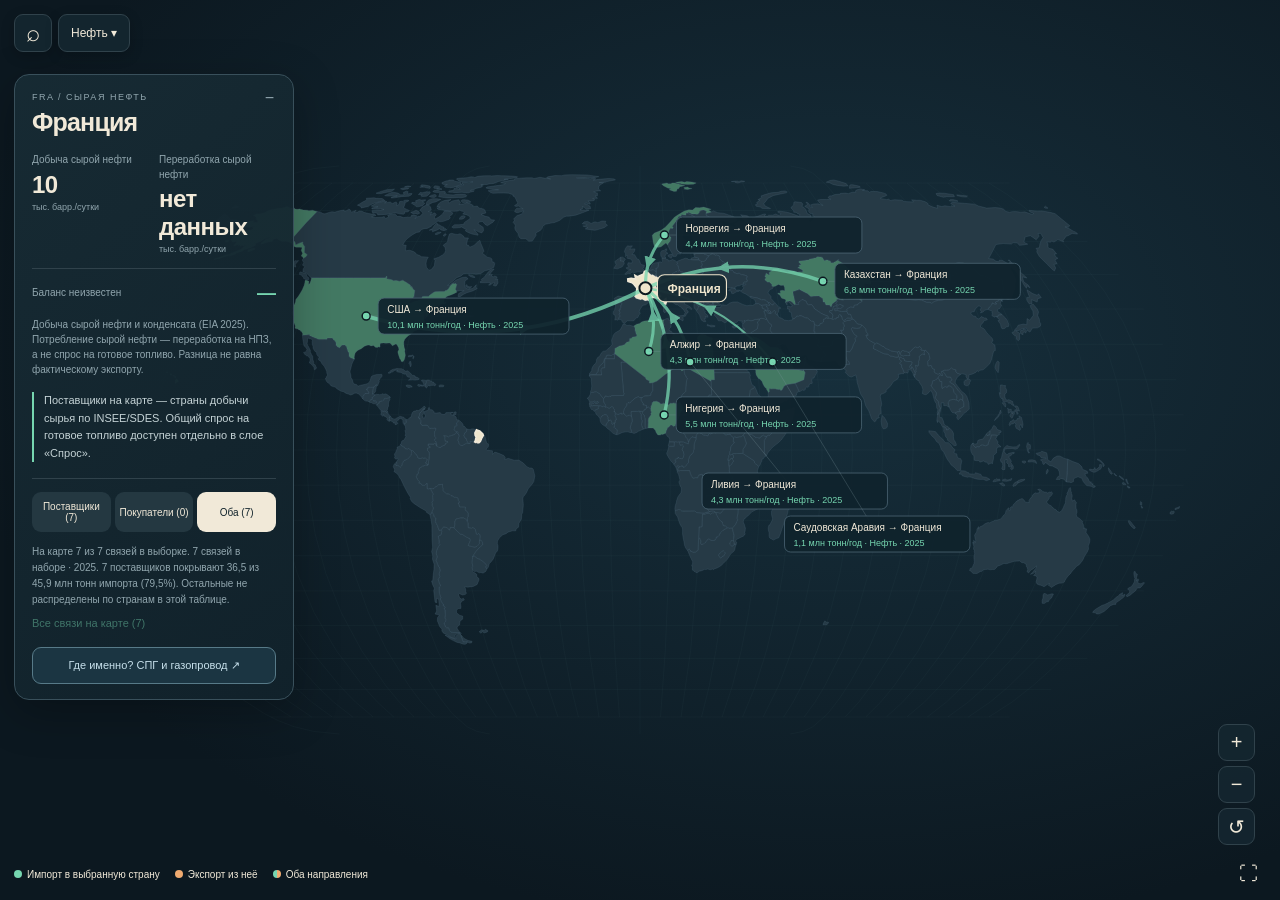
<file: index.html>
<!doctype html>
<html lang="ru">
<head><meta charset="utf-8"><meta name="viewport" content="width=device-width,initial-scale=1"><meta name="theme-color" content="#0c1820"><meta name="description" content="Полноэкранная карта нефти и газа: поставщики, покупатели, районы добычи и терминалы."><title>Нефть и газ — карта связей</title><link rel="stylesheet" href="style.css?v=10-national-coverage-3"><script defer src="vendor/d3.min.js"></script><script defer src="vendor/topojson.min.js"></script><script defer src="data-loader.js?v=5-validated-2"></script><script defer src="app.js?v=10-national-coverage-3"></script></head>
<body>
<main id="atlas" aria-label="Энергетический атлас">
<svg id="world-map" role="img" aria-label="Карта стран, поставок и энергетических объектов"></svg>
<header class="compact-toolbar" aria-label="Управление картой"><button id="search-toggle" aria-label="Найти страну" title="Найти страну" aria-expanded="false">⌕</button><button id="filters-toggle" aria-label="Топливо и слой карты" aria-expanded="false"><span id="current-fuel">Нефть</span> ▾</button><button id="country-info" hidden aria-label="Сведения о выбранной стране" title="Сведения о стране">ⓘ</button></header>
<div class="search" hidden><label for="country-search" class="sr-only">Найти страну</label><span>⌕</span><input id="country-search" placeholder="Найти страну…" type="search" autocomplete="off"><div id="search-results" hidden></div></div>
<section id="map-settings" hidden aria-label="Настройки карты"><nav class="fuelbar" aria-label="Вид топлива"><button data-product="crude">Нефть<small>сырая</small></button><button data-product="gasoline">Бензин</button><button data-product="diesel">Дизель<small>дистилляты</small></button><button data-product="refined">Нефтепродукты<small>широкая группа</small></button><button data-product="pipeline">Газ<small>трубопроводы</small></button><button data-product="lng">СПГ<small>танкеры</small></button></nav><div class="viewbar"><label class="sr-only" for="map-mode">Слой карты</label><select id="map-mode"><option value="trade">Кто кому поставляет</option><option value="balance">Избыток и дефицит нефти</option><option value="production">Где производят нефть</option><option value="consumption">Где потребляют нефть</option><option value="reserves">Где запасы нефти</option></select><button id="world-button">Весь мир ↗</button></div><div class="settings-footer"><span id="edition">2025</span><button id="about-button" class="quiet">О данных</button></div></section>
<aside class="country-card" id="country-card"><button id="collapse-card" class="card-toggle" aria-label="Свернуть сведения о стране">−</button><div id="country-details" aria-live="polite">Загрузка карты…</div><div id="country-controls"><div class="directions" aria-label="Направление поставок"><button data-direction="imports">Поставщики</button><button data-direction="exports">Покупатели</button><button data-direction="both">Оба</button></div><p id="coverage-note"></p><button id="opposite-flows" class="text-button" hidden></button><button id="all-flows" class="text-button"></button><button id="sites-button" class="places-button">Где именно? Добыча и терминалы ↗</button></div></aside>
<div id="map-caption" class="map-caption"></div>
<div class="zoom-controls"><button id="zoom-in" aria-label="Приблизить карту">+</button><button id="zoom-out" aria-label="Отдалить карту">−</button><button id="reset-map" aria-label="Сбросить масштаб">↺</button></div>
<footer class="map-key"><div id="legend"></div><span id="route-note">Линии — торговые связи, не фактический путь судна. Нажмите на линию или подпись.</span><button id="fullscreen" aria-label="Полноэкранный режим">⛶</button></footer>
<section id="detail-popup" class="detail-popup" hidden aria-live="polite"><button id="close-popup" aria-label="Закрыть сведения">×</button><div id="popup-content"></div></section>
<dialog id="about"><button id="close-about" class="dialog-close" aria-label="Закрыть сведения об источниках">×</button><p class="eyebrow">О ДАННЫХ</p><h2>Что именно видно на карте</h2><p>Это статический годовой срез, а не поставки в реальном времени. В каждой связи указаны топливо, объём, год и источник.</p><div id="about-content"></div><p>Страны в сером не имеют сопоставимого показателя в выбранном наборе. Пропуск не означает ноль. Региональные группы отмечены отдельными узлами и не распределены по странам.</p><p>Точки добычи обозначают районы, а терминалы — приблизительное положение объектов. Линии показывают торговые связи, без восстановления рейсов и маршрутов трубопроводов. Franpipe показан отдельно как инфраструктура без годового объёма.</p><p>Запасы / спрос — условное отношение доказанных запасов сырой нефти к годовому спросу на все нефтяные жидкости. Это не прогноз исчерпания. Для Канады срок не рассчитан: OPEC исключает нефтяные пески.</p><a href="https://github.com/razab/oil-atlas" target="_blank" rel="noopener">Исходники и методика на GitHub ↗</a></dialog>
<div id="error-message" hidden role="alert"></div>
</main>
</body></html>
</file>
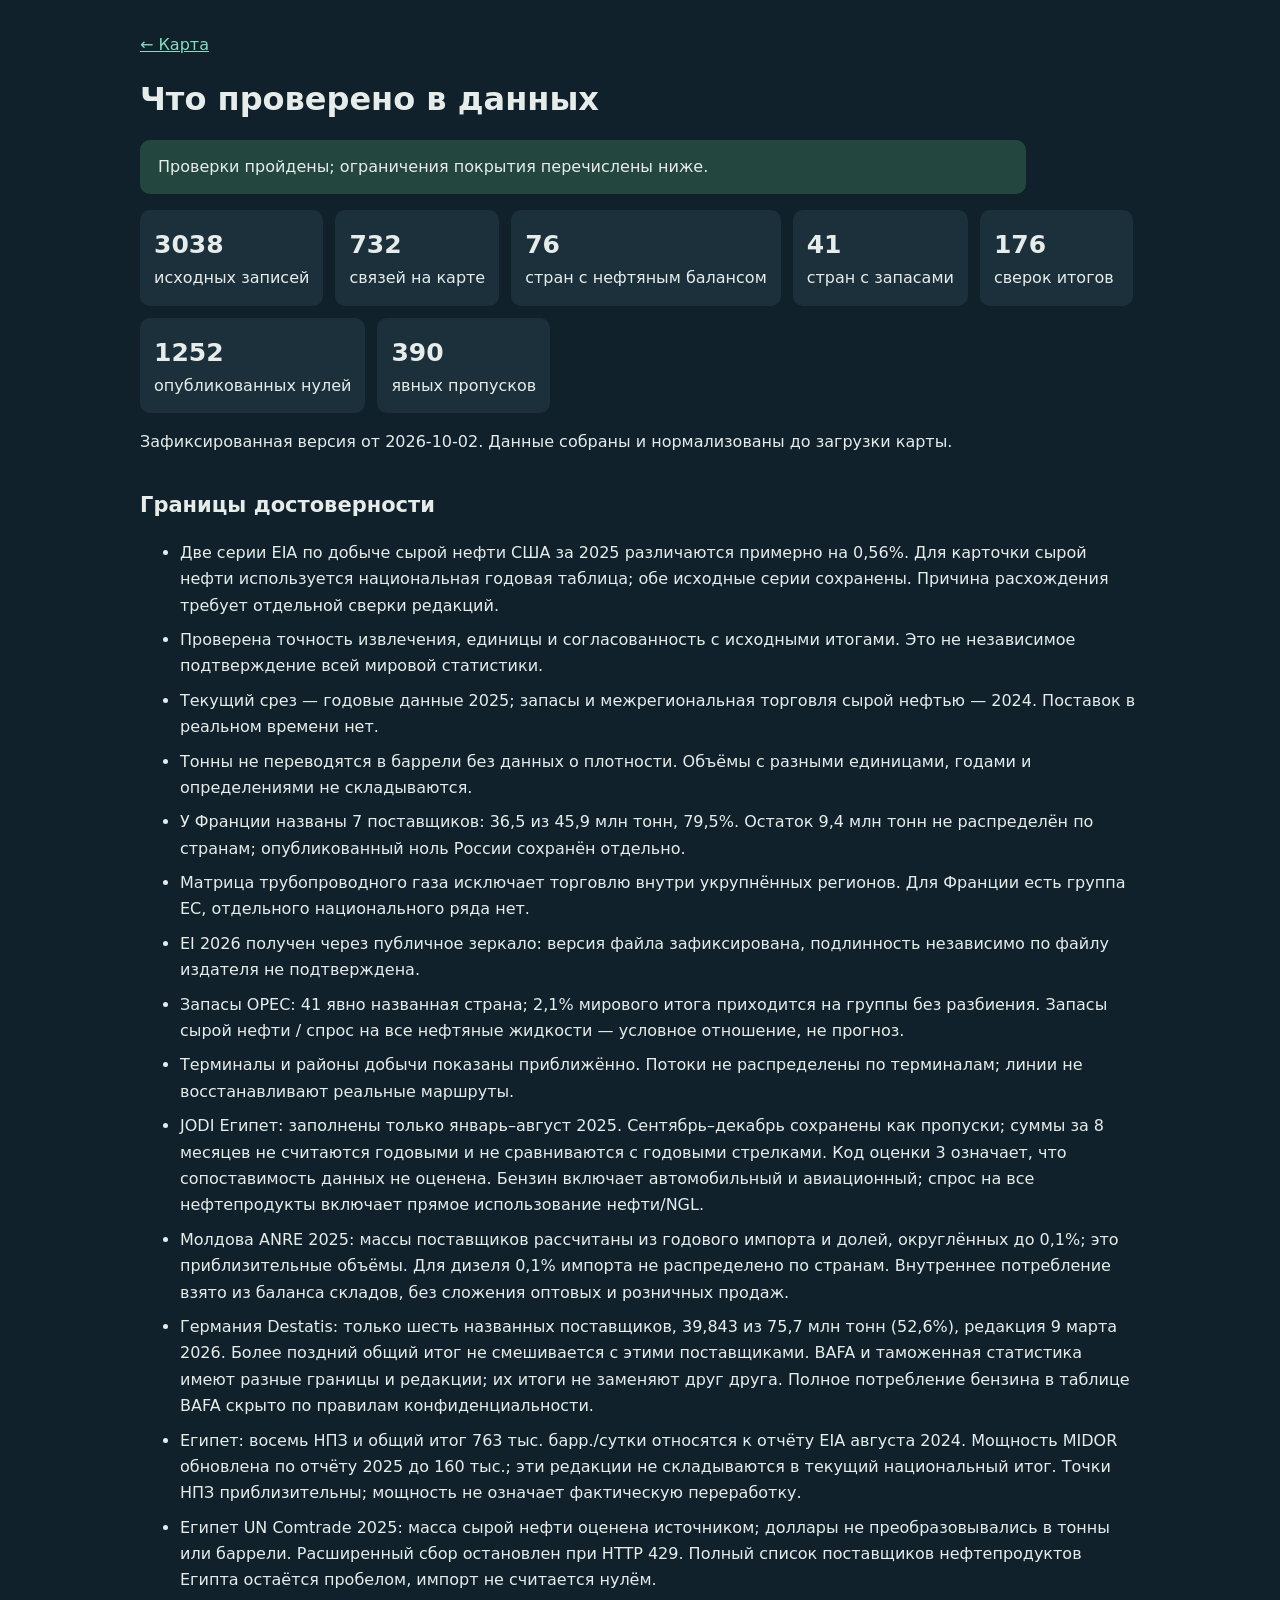
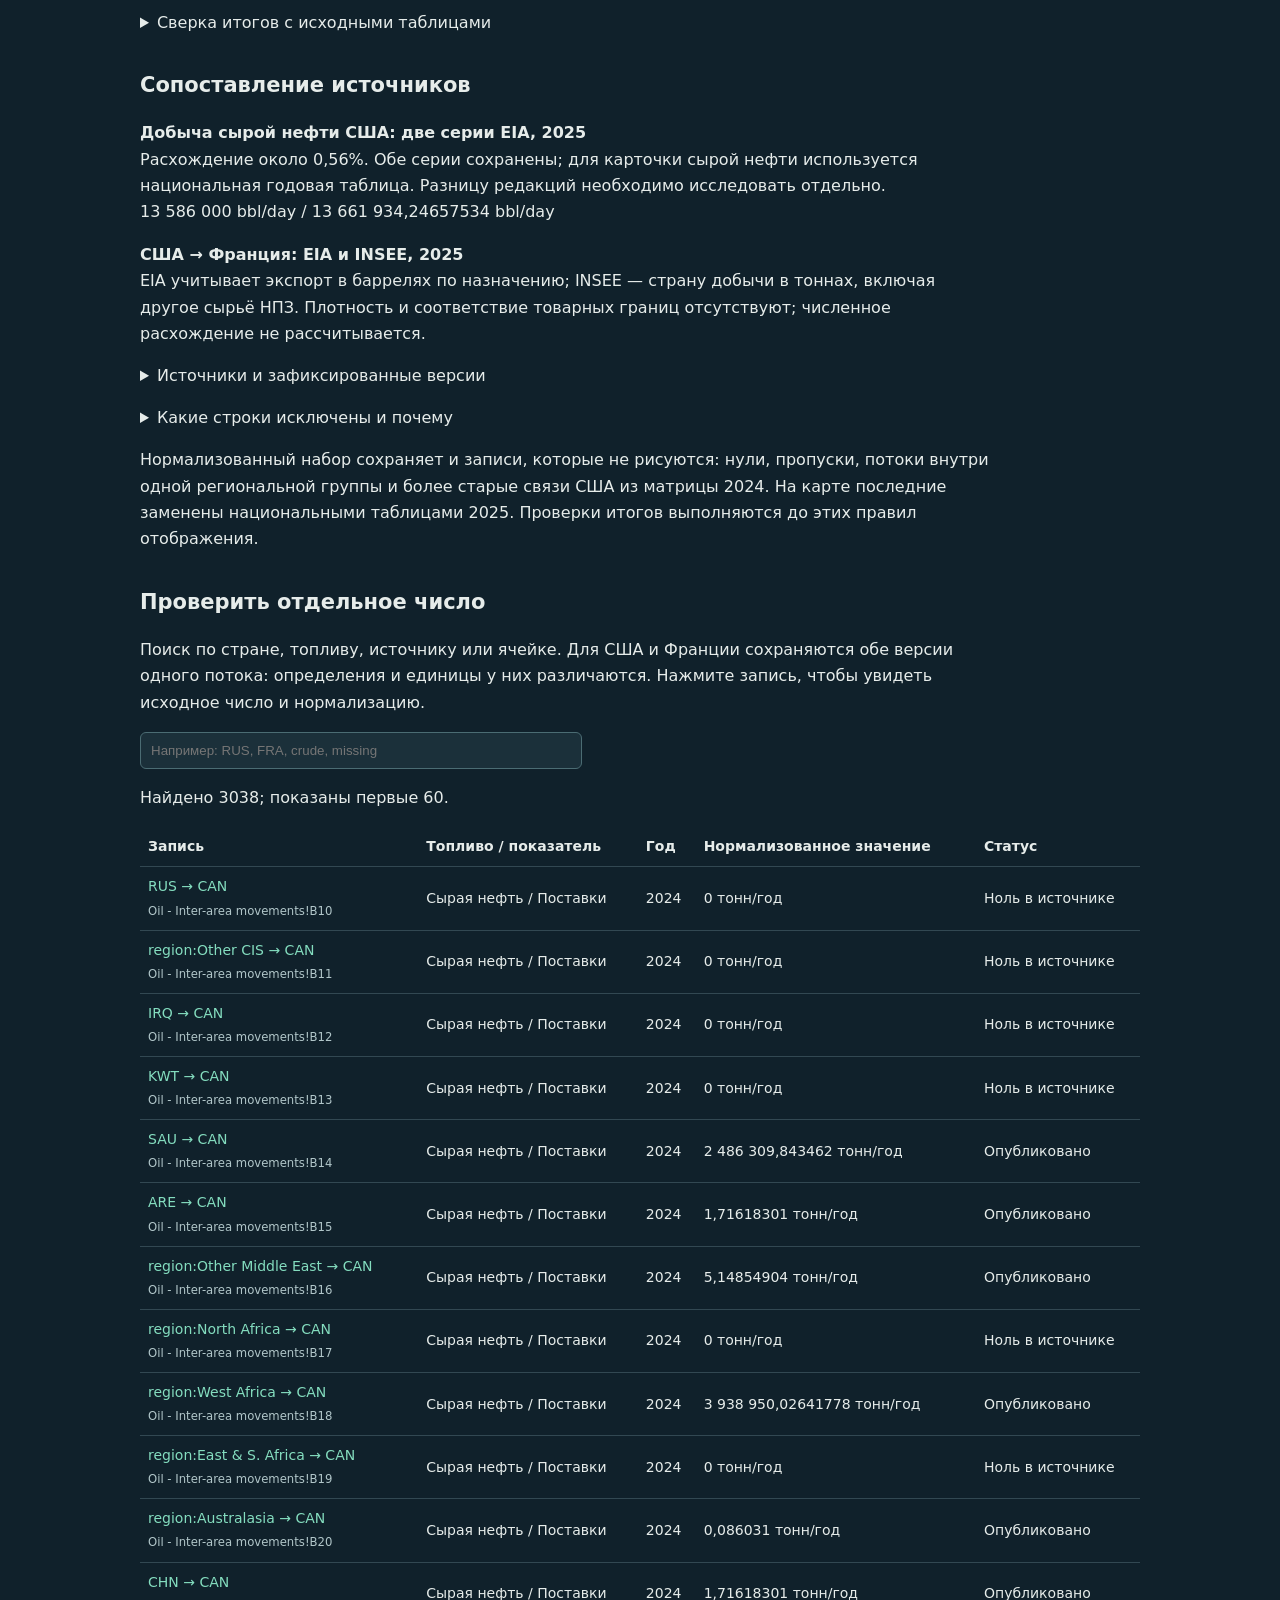
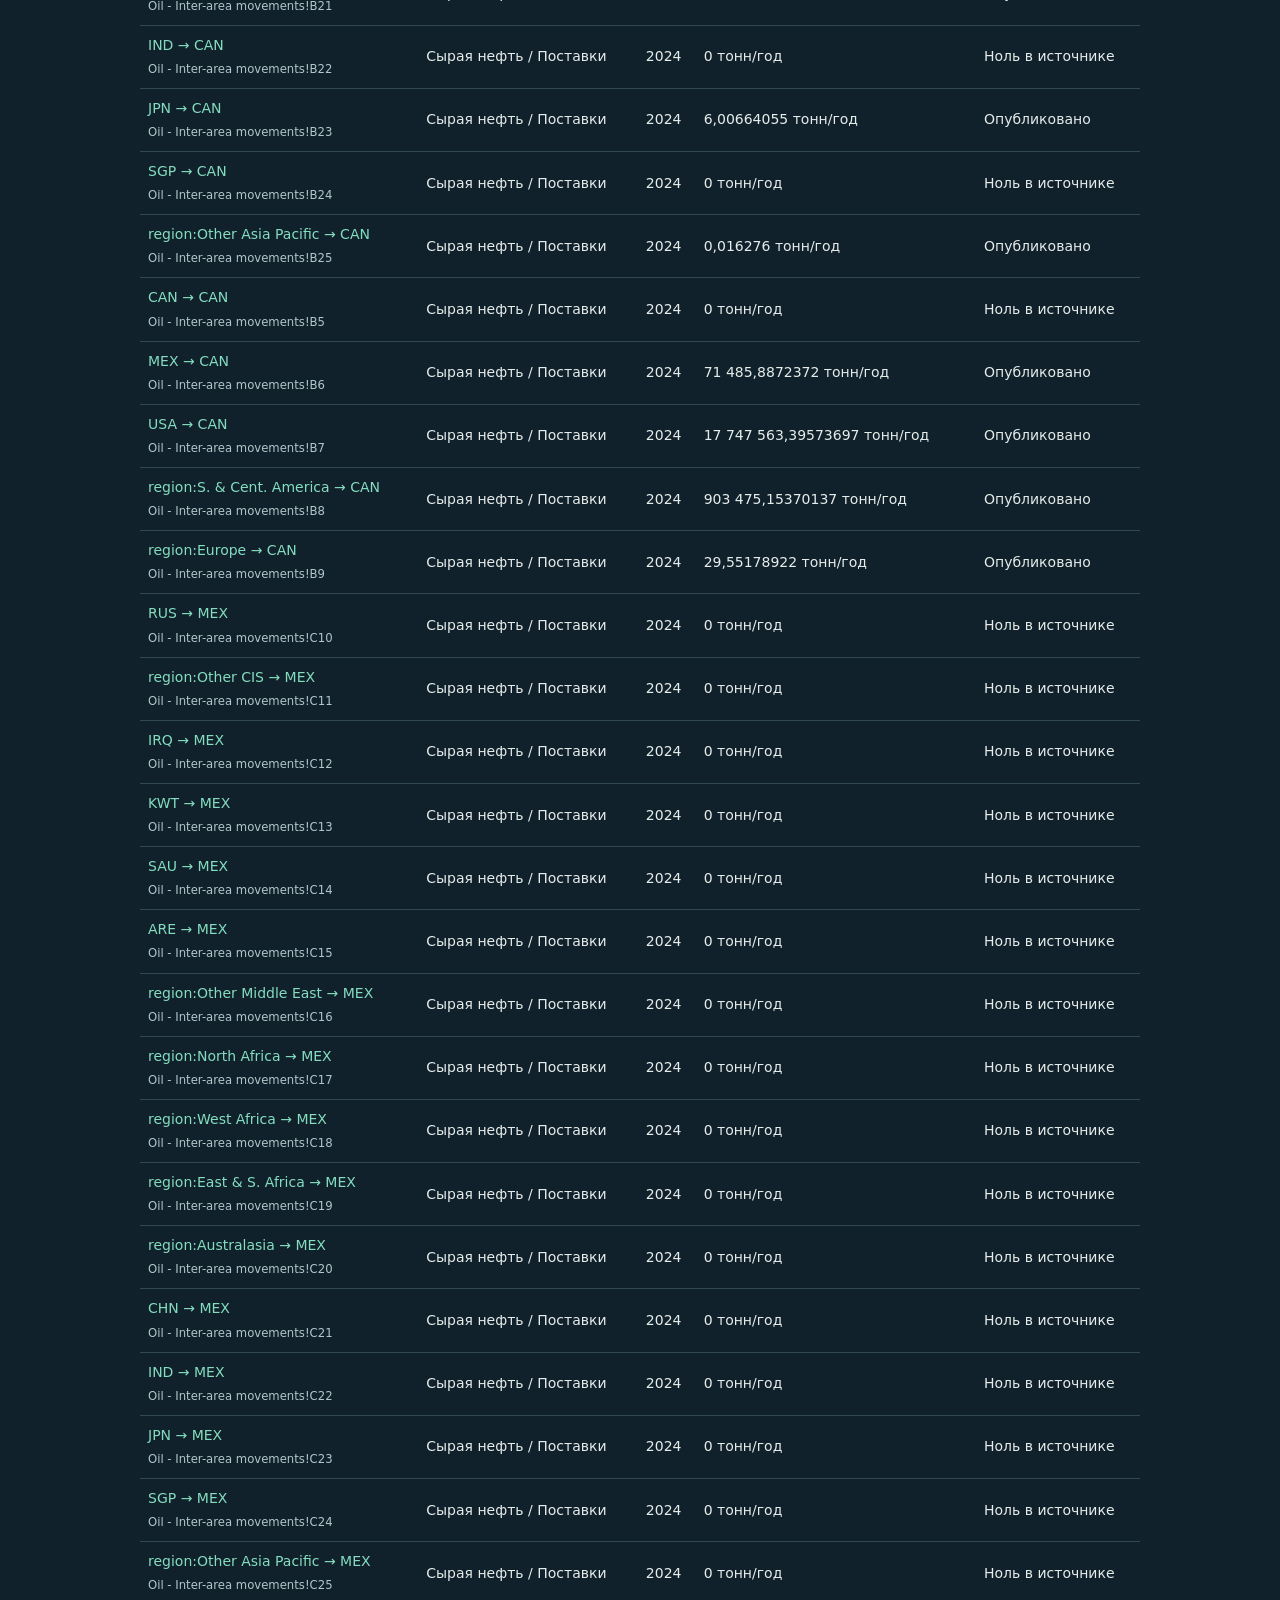
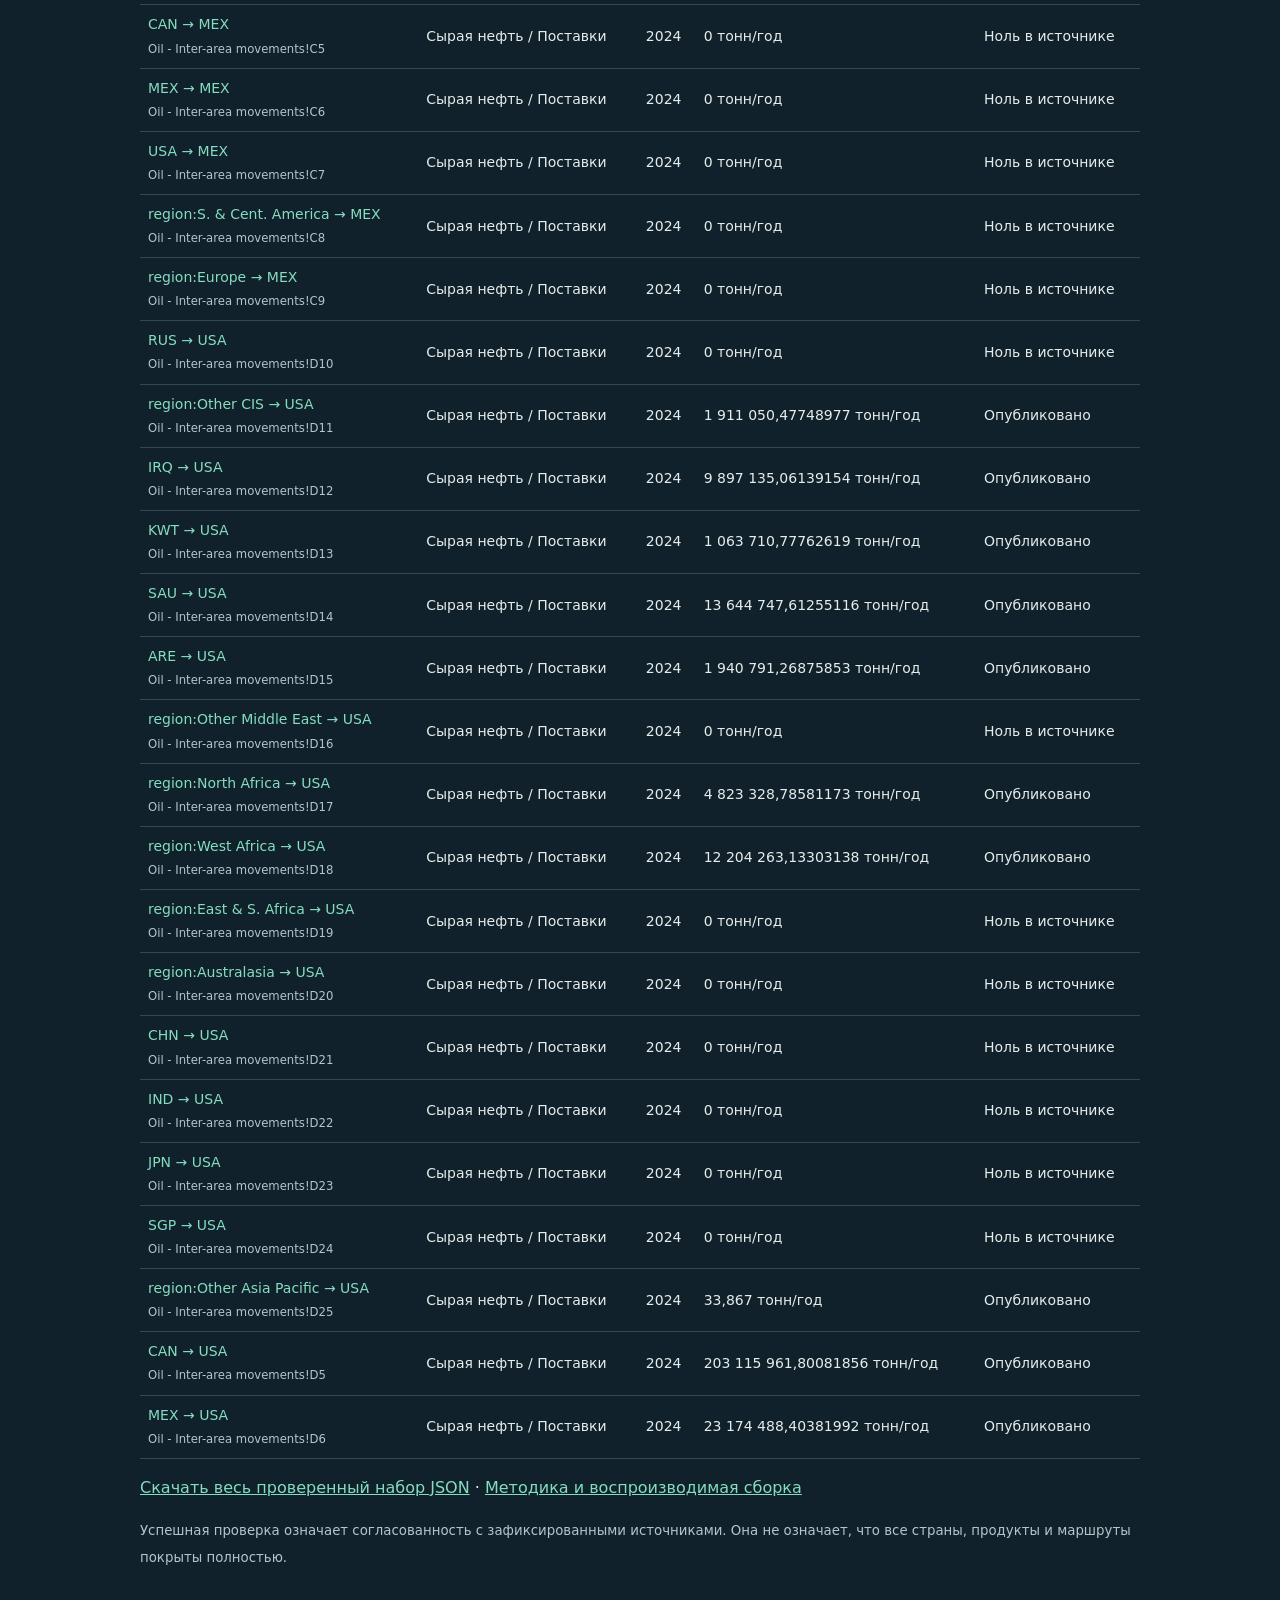
<file: validation.html>
<!doctype html><html lang="ru"><head><meta charset="utf-8"><meta name="viewport" content="width=device-width, initial-scale=1"><title>Проверка данных · Oil Atlas</title><style>
:root{color-scheme:dark;font:16px/1.65 system-ui;background:#10212b;color:#e6ecea}body{max-width:1000px;margin:auto;padding:32px 22px}a{color:#84ddbf}h1{font-size:32px;line-height:1.2}h2{font-size:21px;margin-top:32px}p{max-width:850px}.badge{background:#23463e;border-radius:10px;padding:14px 18px}#metrics{display:flex;flex-wrap:wrap;gap:12px}.metric{padding:14px;background:#1b303a;border-radius:10px;min-width:125px}.metric strong{display:block;font-size:25px}details{margin:15px 0}summary{cursor:pointer}table{border-collapse:collapse;white-space:nowrap;width:100%;font-size:14px}td,th{padding:8px;text-align:left;border-bottom:1px solid #324852}.scroll{overflow:auto}input{background:#1b303a;color:inherit;border:1px solid #4b6c73;border-radius:6px;padding:10px;max-width:95%;width:420px}code{overflow-wrap:anywhere}small{color:#b1c6c9}li{margin:8px 0}.error{color:#ffb2a0}#record-detail{white-space:pre-wrap;overflow-wrap:anywhere;background:#1b303a;padding:15px;font-size:13px}button{background:#23463e;color:#e6ecea;border:1px solid #4b6c73;border-radius:6px;padding:8px;cursor:pointer}button.record{background:none;border:none;color:#84ddbf;text-align:left;padding:0;font:inherit}
</style><script src="data-loader.js?v=5-validated-2" defer></script><script src="validation.js?v=5-validated-2" defer></script></head><body>
<a href="./">← Карта</a><h1>Что проверено в данных</h1><p id="status" class="badge">Загружаем проверенный набор…</p><div id="metrics"></div><p id="scope"></p><h2>Границы достоверности</h2><ul id="limitations"></ul><details><summary>Сверка итогов с исходными таблицами</summary><p>В каждой строке — сумма извлечённых значений, опубликованный итог и допуск. Для округлённых таблиц допуск равен половине единицы последнего разряда на каждую строку и итог. Для Excel используются значения ячеек с допуском на вычисления.</p><div class="scroll"><table><thead><tr><th>Проверка</th><th>Сумма</th><th>Итог</th><th>Допуск</th><th>Единица</th></tr></thead><tbody id="checks"></tbody></table></div></details>
<h2>Сопоставление источников</h2><div id="comparisons"></div><details><summary>Источники и зафиксированные версии</summary><div id="sources"></div></details><details><summary>Какие строки исключены и почему</summary><p>Агрегаты и вложенные итоги не прибавляются к странам повторно. Исторические категории без положительного значения не становятся торговыми связями.</p><div id="excluded"></div></details>
<p>Нормализованный набор сохраняет и записи, которые не рисуются: нули, пропуски, потоки внутри одной региональной группы и более старые связи США из матрицы 2024. На карте последние заменены национальными таблицами 2025. Проверки итогов выполняются до этих правил отображения.</p><h2>Проверить отдельное число</h2><p>Поиск по стране, топливу, источнику или ячейке. Для США и Франции сохраняются обе версии одного потока: определения и единицы у них различаются. Нажмите запись, чтобы увидеть исходное число и нормализацию.</p><input id="search" placeholder="Например: RUS, FRA, crude, missing" aria-label="Поиск исходных записей"><p id="count"></p><div class="scroll"><table><thead><tr><th>Запись</th><th>Топливо / показатель</th><th>Год</th><th>Нормализованное значение</th><th>Статус</th></tr></thead><tbody id="observations"></tbody></table></div><pre id="record-detail" hidden></pre><p><a id="download" download>Скачать весь проверенный набор JSON</a> · <a href="https://github.com/razab/oil-atlas">Методика и воспроизводимая сборка</a></p><small>Успешная проверка означает согласованность с зафиксированными источниками. Она не означает, что все страны, продукты и маршруты покрыты полностью.</small>
</body></html>
</file>
<file: style.css>
:root{color-scheme:dark;--bg:#0c1820;--panel:#13232bee;--line:#30424b;--cream:#f1e9d8;--muted:#91a6ae;--in:#76d6b0;--out:#efaa70;--gas:#89bddb}*{box-sizing:border-box}html,body{margin:0;width:100%;height:100%;overflow:hidden;font-family:Inter,-apple-system,BlinkMacSystemFont,"Segoe UI",sans-serif;background:var(--bg);color:var(--cream)}button,input,select{font:inherit}button,select{cursor:pointer}button{color:inherit;border:1px solid var(--line);background:#142630;border-radius:9px;padding:9px 13px}button:hover{background:#233b47;border-color:#718b93}button:focus-visible,input:focus-visible,select:focus-visible{outline:2px solid var(--in);outline-offset:3px}a{color:var(--in)}[hidden]{display:none!important}#atlas,#world-map{position:absolute;inset:0;width:100%;height:100dvh}#world-map{background:radial-gradient(ellipse at 65% 38%,#17303d 0,#0c1820 75%);touch-action:none}.topbar{position:absolute;top:22px;left:25px;right:25px;display:flex;align-items:center;gap:18px;pointer-events:none}.topbar>*{pointer-events:auto}.brand{color:var(--cream);text-decoration:none;font-size:15px;font-weight:800;letter-spacing:1.4px;white-space:nowrap}.brand>span{font-size:24px;color:var(--in);vertical-align:middle;margin-right:8px}.brand small{display:block;font-size:9px;font-weight:500;letter-spacing:1.7px;color:var(--muted);margin-left:34px;margin-top:4px}.brand small b{font-weight:500}.search{position:relative;display:flex;align-items:center;margin-left:auto;width:240px;background:#142630e8;border:1px solid var(--line);border-radius:10px;padding:0 12px}.search>span{font-size:23px;color:var(--muted)}input{color:var(--cream);width:100%;min-width:0;border:0;outline:0;background:transparent;padding:12px 9px;font-size:13px}.quiet{background:#142630cc;font-size:12px}#search-results{position:absolute;top:48px;left:0;right:0;max-height:300px;overflow:auto;z-index:6;background:#152831;border:1px solid var(--line);border-radius:10px;padding:6px}#search-results button{display:block;text-align:left;width:100%;background:none;border:0;padding:10px;font-size:13px}#search-results button:hover{background:#30434b}.fuelbar{position:absolute;top:86px;left:25px;display:flex;gap:4px;border:1px solid var(--line);border-radius:12px;padding:4px;background:#12242ee8}.fuelbar button{border:0;background:transparent;border-radius:7px;min-width:93px;padding:9px 15px;font-size:13px}.fuelbar small{display:block;font-size:9px;margin-top:3px;color:var(--muted)}.fuelbar button.active{background:var(--cream);color:#11242c}.fuelbar button.active small{color:#50616a}.viewbar{position:absolute;right:25px;top:90px;display:flex;gap:6px;align-items:center}.viewbar select{max-width:230px;color:var(--cream);background:#142630;border:1px solid var(--line);padding:10px;border-radius:9px;font-size:12px}.viewbar button{font-size:12px}.country-card{position:absolute;left:25px;top:173px;width:295px;max-height:calc(100dvh - 257px);overflow-y:auto;background:linear-gradient(135deg,#172b34f5,#11222bed);border:1px solid #39505b;border-radius:15px;padding:21px;box-shadow:0 12px 45px #0004;scrollbar-width:thin}.country-card h1{font-size:29px;font-weight:650;letter-spacing:-.8px;margin:6px 0 16px}.eyebrow{font-size:9px;letter-spacing:1.5px;text-transform:uppercase;color:var(--muted);margin:0}.card-toggle{position:absolute;right:12px;top:12px;border:0;background:transparent;padding:2px 7px;color:var(--muted)}.country-card.collapsed{overflow:hidden;max-height:86px}.country-card.collapsed #country-controls,.country-card.collapsed .stats,.country-card.collapsed .context-note,.country-card.collapsed .reserves,.country-card.collapsed .explanation{display:none}.stats{display:grid;grid-template-columns:1fr 1fr;gap:14px 10px}.stat-label{display:block;font-size:10px;color:var(--muted);line-height:1.45}.stat-value{display:block;font-size:24px;margin:3px 0;letter-spacing:-.5px;font-variant-numeric:tabular-nums}.stat-unit{display:block;font-size:9px;color:var(--muted)}.stat-balance{grid-column:span 2;border-top:1px solid var(--line);padding-top:13px;display:flex;justify-content:space-between;align-items:center}.stat-balance strong{font-size:19px;white-space:nowrap}.context-note{font-size:10px;line-height:1.5;color:var(--muted);margin:13px 0}.explanation{font-size:11px;line-height:1.6;border-left:2px solid var(--in);padding-left:10px;margin:15px 0;color:#c5d3d6}.explanation a{font-size:10px}.directions{display:flex;border-top:1px solid var(--line);padding-top:13px;gap:4px;margin-top:16px}.directions button{flex:1;font-size:10px;border:0;padding:9px 4px;background:#243841}.directions button.active{background:var(--cream);color:#12242c}.incoming{color:var(--in)}.outgoing{color:var(--out)}#coverage-note{color:var(--muted);font-size:10px;line-height:1.6;margin:12px 0 4px}.text-button{border:0;background:transparent;color:var(--in);padding:5px 0;font-size:11px;text-align:left}.places-button{display:block;width:100%;margin-top:13px;font-size:11px;border-color:#577a88;padding:11px 6px;color:#c7e0eb;background:#1b3542}.places-button.active{border-color:var(--in);color:var(--in)}.reserves{margin-top:15px;font-size:11px;color:var(--muted);line-height:1.6}.reserves strong{color:var(--cream)}.map-caption{position:absolute;left:355px;top:177px;pointer-events:none;color:var(--muted);font-size:11px;line-height:1.8;max-width:430px}.map-caption strong{display:block;color:var(--cream);font-weight:500;font-size:16px}.zoom-controls{position:absolute;right:25px;bottom:93px;display:flex;flex-direction:column;gap:5px}.zoom-controls button{height:37px;width:37px;padding:4px;font-size:20px;background:#142630e8}.map-key{position:absolute;bottom:20px;left:25px;right:25px;display:flex;align-items:center;gap:20px;border-top:1px solid #40515b80;padding-top:14px;pointer-events:none}.map-key>*{pointer-events:auto}#legend{font-size:10px;display:flex;gap:15px;align-items:center;white-space:nowrap}#legend i{display:inline-block;width:8px;height:8px;border-radius:50%;margin-right:5px}.legend-bar{width:110px;height:7px;border-radius:6px;background:linear-gradient(90deg,#c77e55,#35474f,#64bfa2)}#route-note{font-size:9px;color:var(--muted);margin-left:auto;max-width:460px;line-height:1.5}#fullscreen{font-size:19px;border:0;padding:3px 8px;background:transparent}.country{stroke:#5c79875c;stroke-width:.6;vector-effect:non-scaling-stroke;cursor:pointer;transition:fill .18s}.country:hover{stroke:var(--cream);stroke-width:1.3}.country.selected{stroke:var(--cream);stroke-width:1.5}.graticule{stroke:#7c97a710;fill:none;stroke-width:.7;pointer-events:none}.edge{fill:none;vector-effect:non-scaling-stroke;opacity:.76;pointer-events:none}.edge-hit{fill:none;stroke:transparent;stroke-width:16;vector-effect:non-scaling-stroke;cursor:pointer}.edge-hit:hover+.edge{opacity:1;stroke-width:4}.map-dot{stroke:var(--bg);stroke-width:1.5;vector-effect:non-scaling-stroke}.partner-label{cursor:pointer}.partner-label rect{fill:#10232cee;stroke:#4c6574;stroke-width:.8}.partner-label:hover rect{fill:#243c46;stroke:var(--cream)}.partner-label text{fill:var(--cream);font-size:10px;font-weight:500}.partner-label .amount{font-size:9px;font-weight:400}.label-link{stroke:#79939c66;stroke-width:.7;pointer-events:none}.state-boundaries{fill:none;stroke:#aac1cc88;stroke-width:.7;vector-effect:non-scaling-stroke;pointer-events:none}.state{fill:#193340;stroke:#7694a05c;stroke-width:.7;vector-effect:non-scaling-stroke;cursor:pointer}.state:hover{fill:#365767}.site{cursor:pointer}.site circle{stroke:#071921;stroke-width:2;fill:#efc278}.site.terminal circle{fill:#8ec9ed}.site text{font-size:10px;fill:var(--cream);paint-order:stroke;stroke:#10232c;stroke-width:4;stroke-linejoin:round}.detail-popup{position:absolute;right:78px;bottom:100px;width:320px;max-height:60dvh;overflow:auto;border:1px solid #607b87;border-radius:13px;background:#142933f8;box-shadow:0 12px 45px #0006;padding:22px;z-index:5}.detail-popup h2{font-size:21px;margin:9px 0 15px;line-height:1.3}.detail-popup p{font-size:12px;line-height:1.6;color:#b6c9d1}.detail-popup .big-number{font-size:29px;color:var(--cream);margin:10px 0 3px}.detail-popup a{font-size:11px}.detail-popup button#close-popup{position:absolute;right:10px;top:8px;border:0;padding:3px 8px;background:transparent;font-size:21px}.detail-popup .jump{margin-top:16px;display:block;font-size:11px}dialog{max-width:620px;width:calc(100% - 30px);border:1px solid #496674;border-radius:18px;background:#152b35;color:var(--cream);padding:30px;max-height:85dvh}dialog::backdrop{background:#031019b8;backdrop-filter:blur(4px)}dialog h2{font-size:25px}dialog p{font-size:13px;line-height:1.7;color:#bacecf}.dialog-close{position:absolute;top:12px;right:12px;border:0;background:none;font-size:22px}dialog a{font-size:12px}.sr-only{position:absolute;width:1px;height:1px;margin:-1px;overflow:hidden;clip:rect(0,0,0,0)}#error-message{position:absolute;inset:30% 15%;background:#3c2928;padding:30px;border-radius:15px}button:disabled{opacity:.45;cursor:default}
@media(max-width:1100px){.fuelbar button{min-width:77px;padding:8px 10px}.viewbar{top:142px}.map-caption{top:auto;bottom:92px;left:25px;max-width:260px}.country-card{top:157px;width:270px;padding:18px}.map-key{gap:10px}#route-note{max-width:330px}}
@media(max-width:650px){.topbar{top:13px;left:14px;right:14px;gap:8px}.brand{font-size:11px;letter-spacing:.6px}.brand>span{font-size:19px;margin-right:3px}.brand small{font-size:7px;letter-spacing:.8px;margin-left:24px}.search{width:155px}.search input{font-size:11px;padding:11px 4px}.topbar .quiet{position:absolute;right:0;top:136px;padding:7px;font-size:10px}.fuelbar{top:69px;left:14px;right:14px;justify-content:space-between}.fuelbar button{min-width:0;flex:1;padding:8px 3px;font-size:11px}.fuelbar small{font-size:8px}.viewbar{left:14px;right:auto;top:125px;gap:5px}.viewbar select{font-size:10px;max-width:200px;padding:8px}.viewbar button{font-size:10px;padding:8px}.country-card{left:14px;top:auto;bottom:63px;width:calc(100% - 72px);max-height:32dvh;padding:14px 16px}.country-card h1{font-size:22px;margin:3px 0 9px}.eyebrow{font-size:8px}.stats{gap:8px}.stat-value{font-size:20px}.context-note{margin:7px 0}.stat-balance{padding-top:7px}.directions{margin-top:8px;padding-top:8px}.country-card .explanation{font-size:10px;margin:8px 0}.country-card.collapsed{max-height:67px}.places-button{margin-top:8px}.map-caption{display:none}.zoom-controls{right:14px;bottom:80px}.map-key{left:14px;right:14px;bottom:13px;gap:8px;padding-top:8px}#legend{gap:8px;font-size:8px}#route-note{position:absolute;bottom:21px;left:0;font-size:7px;max-width:90%}#fullscreen{margin-left:auto}.detail-popup{bottom:65px;right:14px;left:14px;width:auto;max-height:55dvh;padding:18px}.legend-bar{width:60px}}
@media(prefers-reduced-motion:reduce){.country{transition:none}}
/* The card floats; projection and viewport never reserve space for it. */
.country-card{width:min(280px,calc(100vw - 28px));top:74px;left:14px;max-height:var(--panel-height,calc(100dvh - 128px));padding:17px}.country-card.auto-compact{max-height:64px}.country-card.auto-compact .stats,.country-card.auto-compact .context-note,.country-card.auto-compact .explanation,.country-card.auto-compact .reserves,.country-card.auto-compact #country-controls{display:none}.country-card.auto-compact h1{font-size:19px;margin:4px 0}.country-card.auto-compact .eyebrow{display:none}.map-caption{display:none}
@media(max-width:650px){.country-card{width:min(280px,calc(100vw - 28px));max-height:var(--panel-height,calc(100dvh - 128px));top:74px;bottom:auto}.country-card.collapsed{max-height:67px}}
/* Compact controls: no permanent heading or text row above the map. */
.compact-toolbar{position:absolute;top:14px;left:14px;display:flex;gap:6px;z-index:7}.compact-toolbar button{height:38px;padding:7px 12px;background:#142630ed;font-size:12px;box-shadow:0 4px 14px #0003}#search-toggle{width:38px;padding:0;font-size:24px}.search{position:absolute;top:61px;left:14px;width:250px;margin:0;z-index:8}.search #search-results{top:45px}#map-settings{position:absolute;top:61px;left:14px;width:300px;max-height:calc(100dvh - 85px);overflow:auto;z-index:8;padding:12px;border:1px solid var(--line);border-radius:12px;background:#132630f7;box-shadow:0 10px 35px #0006}.fuelbar{position:static;display:grid;grid-template-columns:repeat(3,1fr);gap:4px;border:0;padding:0;background:transparent}.fuelbar button{min-width:0;padding:8px 5px;font-size:12px}.viewbar{position:static;display:flex;flex-wrap:wrap;margin-top:12px;gap:6px}.viewbar select{max-width:none;width:100%;font-size:12px}.viewbar button{font-size:11px}.settings-footer{display:flex;align-items:center;justify-content:space-between;margin-top:12px;color:var(--muted);font-size:10px}.country-card h1{font-size:25px}.map-key{border:0;bottom:12px;padding:0;left:14px;right:14px;gap:10px}#route-note{display:none}#fullscreen{margin-left:auto}.zoom-controls{bottom:55px;z-index:6}.country-card{z-index:3}.detail-popup{z-index:9}
@media(max-width:650px){.compact-toolbar{top:10px;left:10px}.search,#map-settings{left:10px;top:56px}.viewbar select{max-width:none}.country-card{padding:14px}.map-key{left:10px;right:10px;bottom:10px}#map-settings{width:min(300px,calc(100vw - 20px))}.fuelbar{justify-content:normal}.fuelbar button{font-size:12px}.fuelbar small{font-size:9px}}

.partner-label .flow-row-hit{fill:transparent;stroke:none}.flow-row:hover .flow-row-hit,.flow-row:focus .flow-row-hit{fill:#ffffff12;stroke:#8eb5b3;stroke-width:.5}.flow-row{cursor:pointer}#legend{flex-wrap:wrap;max-width:calc(100vw - 70px)}
.selected-country-label{cursor:pointer}.selected-country-label rect{fill:#172b34f5;stroke:#efe5cc;stroke-width:1.1}.selected-country-label text{fill:#efe5cc;font-size:12px;font-weight:650}.selected-country-label .caption-action{font-size:9px;font-weight:400}.selected-country-label:hover rect,.selected-country-label:focus rect{fill:#30434b}.viewport-arrow,.selected-country-dot{pointer-events:none}
</file>
